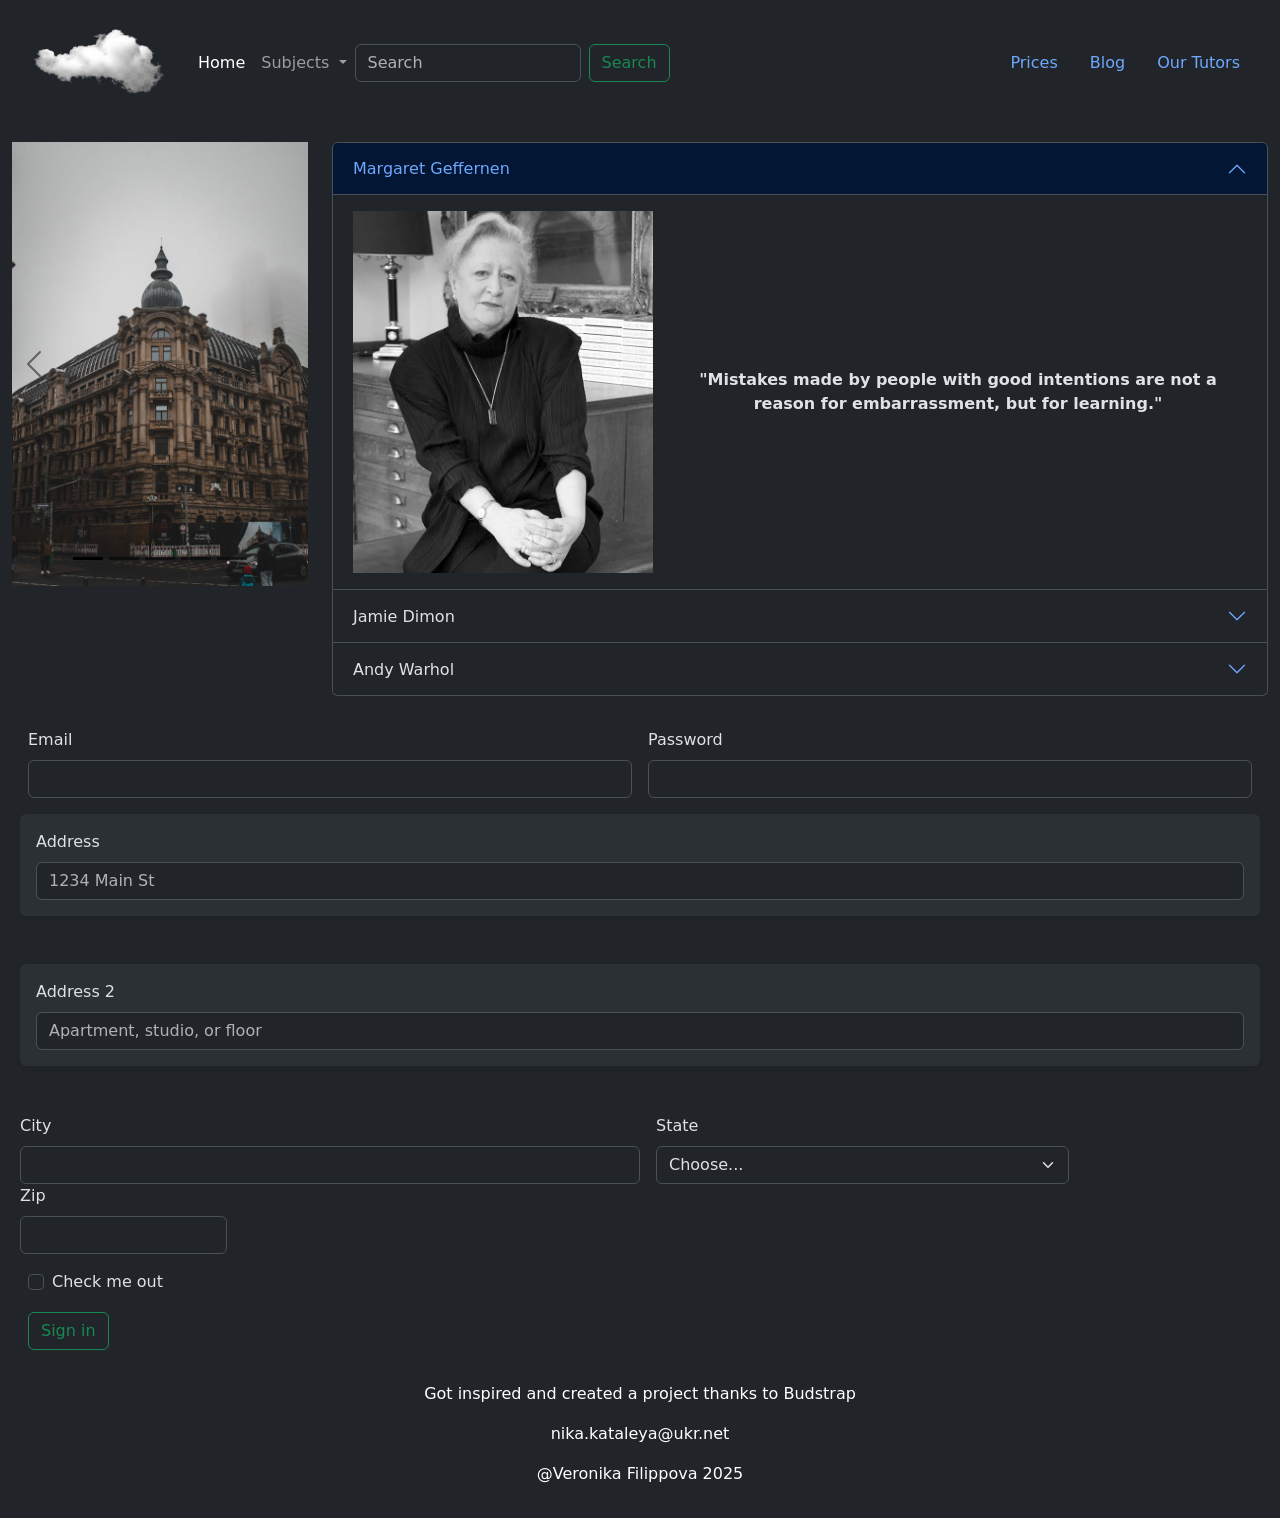
<file: index.html>
<!DOCTYPE html>
<html lang="en" data-bs-theme="dark">
  <head>
    <meta charset="utf-8" />
    <meta name="viewport" content="width=device-width, initial-scale=1" />
    <title>Bootstrap demo</title>
    <link
      href="https://cdn.jsdelivr.net/npm/bootstrap@5.3.3/dist/css/bootstrap.min.css"
      rel="stylesheet"
      integrity="sha384-QWTKZyjpPEjISv5WaRU9OFeRpok6YctnYmDr5pNlyT2bRjXh0JMhjY6hW+ALEwIH"
      crossorigin="anonymous"
    />
    <link rel="stylesheet" href="./assets/css/style.css" />
  </head>
  <body>
    <div class="container-fluid">
      <div class="row">
        <div class="col">
          <!-- left menu -->
          <nav class="navbar navbar-expand-lg navbar-dark bg-dark">
            <header class="container-fluid d-flex justify-content-between">
              <a class="navbar-brand" href="#">
                <img
                  src="./assets/images/sky-logo-removebg-preview.png"
                  alt="logo"
                  width="150"
                  height="100"
                />
              </a>
              <button
                class="navbar-toggler"
                type="button"
                data-bs-toggle="collapse"
                data-bs-target="#navbarSupportedContent"
                aria-controls="navbarSupportedContent"
                aria-expanded="false"
                aria-label="Toggle navigation"
              >
                <span class="navbar-toggler-icon"></span>
              </button>
              <div class="collapse navbar-collapse" id="navbarSupportedContent">
                <ul class="navbar-nav">
                  <li class="nav-item">
                    <a class="nav-link active" aria-current="page" href="#"
                      >Home</a
                    >
                  </li>
                  <li class="nav-item dropdown">
                    <a
                      class="nav-link dropdown-toggle"
                      href="#"
                      role="button"
                      data-bs-toggle="dropdown"
                      aria-expanded="false"
                    >
                      Subjects
                    </a>
                    <ul class="dropdown-menu">
                      <li><a class="dropdown-item" href="#">English</a></li>
                      <li><a class="dropdown-item" href="#">German</a></li>
                      <li><hr class="dropdown-divider" /></li>
                      <li>
                        <a class="dropdown-item" href="#"
                          >Something else here</a
                        >
                      </li>
                    </ul>
                  </li>
                </ul>

                <form class="d-flex me-auto" role="search">
                  <input
                    class="form-control me-2"
                    type="search"
                    placeholder="Search"
                    aria-label="Search"
                  />
                  <button class="btn btn-outline-success" type="submit">
                    Search
                  </button>

                  <!-- right menu -->
                </form>
              </div>
              <ul class="nav justify-content-end">
                <li class="nav-item">
                  <a class="nav-link active" aria-current="page" href="#"
                    >Prices</a
                  >
                </li>
                <li class="nav-item">
                  <a class="nav-link" href="#">Blog</a>
                </li>
                <li class="nav-item">
                  <a class="nav-link" href="#">Our Tutors</a>
                </li>
              </ul>
            </header>
          </nav>
        </div>
      </div>
      <!-- main -->
      <main class="row">
        <div class="col-xxl-6 col-xl-9 mt-3">
          <div class="accordion" id="accordionPanelsStayOpenExample">
            <div class="accordion-item">
              <h2 class="accordion-header">
                <button
                  class="accordion-button"
                  type="button"
                  data-bs-toggle="collapse"
                  data-bs-target="#panelsStayOpen-collapseOne"
                  aria-expanded="true"
                  aria-controls="panelsStayOpen-collapseOne"
                >
                  Margaret Geffernen
                </button>
              </h2>
              <div
                id="panelsStayOpen-collapseOne"
                class="accordion-collapse collapse show"
              >
                <div
                  class="accordion-body text-center d-flex flex-column flex-md-row align-items-center"
                >
                  <img
                    class="img-fluid d-block me-3"
                    src="./assets/images/Margaret-Heffernan-1.webp"
                    alt="Margaret Geffernen"
                    width="300"
                    height="350"
                  />
                  <strong
                    >"Mistakes made by people with good intentions are not a
                    reason for embarrassment, but for learning."</strong
                  >
                </div>
              </div>
            </div>
            <div class="accordion-item">
              <h2 class="accordion-header">
                <button
                  class="accordion-button collapsed"
                  type="button"
                  data-bs-toggle="collapse"
                  data-bs-target="#panelsStayOpen-collapseTwo"
                  aria-expanded="false"
                  aria-controls="panelsStayOpen-collapseTwo"
                >
                  Jamie Dimon
                </button>
              </h2>
              <div
                id="panelsStayOpen-collapseTwo"
                class="accordion-collapse collapse"
              >
                <div
                  class="accordion-body text-center d-flex flex-column flex-md-row align-items-center"
                >
                  <img
                    class="img-fluid d-block me-3"
                    src="./assets/images/headshot_jamiedimon.jpg"
                    alt="Jamie Dimon"
                  />
                  <strong
                    >"Failures are bound to happen, and how you deal with them
                    will be the biggest indicator of whether you
                    succeed."</strong
                  >
                </div>
              </div>
            </div>
            <div class="accordion-item text-center">
              <h2 class="accordion-header">
                <button
                  class="accordion-button collapsed"
                  type="button"
                  data-bs-toggle="collapse"
                  data-bs-target="#panelsStayOpen-collapseThree"
                  aria-expanded="false"
                  aria-controls="panelsStayOpen-collapseThree"
                >
                  Andy Warhol
                </button>
              </h2>
              <div
                id="panelsStayOpen-collapseThree"
                class="accordion-collapse collapse"
              >
                <div
                  class="accordion-body text-center d-flex flex-column flex-md-row align-items-center"
                >
                  <img
                    class="img-fluid d-block me-3"
                    src="./assets/images/endy.jpg"
                    alt="Andy Warhol"
                    width="300"
                    height="400"
                  />
                  <strong
                    >"Sometimes people let the same problems ruin their lives,
                    and yet they can simply say: “So what.” This is one of my
                    favorite sayings: “So what?”"</strong
                  >
                </div>
              </div>
            </div>
          </div>
        </div>

        <!-- courusel -->
        <div class="col-xxl-3 col-xl-3 col-lg-6 order-xl-first mt-3">
          <div id="carouselExampleIndicators" class="carousel slide">
            <div class="carousel-indicators">
              <button
                type="button"
                data-bs-target="#carouselExampleIndicators"
                data-bs-slide-to="0"
                class="active"
                aria-current="true"
                aria-label="Slide 1"
              ></button>
              <button
                type="button"
                data-bs-target="#carouselExampleIndicators"
                data-bs-slide-to="1"
                aria-label="Slide 2"
              ></button>
              <button
                type="button"
                data-bs-target="#carouselExampleIndicators"
                data-bs-slide-to="2"
                aria-label="Slide 3"
              ></button>
              <button
                type="button"
                data-bs-target="#carouselExampleIndicators"
                data-bs-slide-to="3"
                aria-label="Slide 4"
              ></button>
              <button
                type="button"
                data-bs-target="#carouselExampleIndicators"
                data-bs-slide-to="4"
                aria-label="Slide 5"
              ></button>
            </div>
            <div class="carousel-inner">
              <div class="carousel-item active">
                <img
                  src="./assets/images/pexels-photo-new-3.jpeg"
                  class="d-block w-100"
                  alt="land"
                />
              </div>
              <div class="carousel-item">
                <img
                  src="./assets/images/pexels-photo-new-2.jpeg"
                  class="d-block w-100"
                  alt="black_car"
                />
              </div>
              <div class="carousel-item">
                <img
                  src="./assets/images/pexels-photo-new-1-1.jpeg"
                  class="d-block w-100"
                  alt="house"
                />
              </div>
              <div class="carousel-item">
                <img
                  src="./assets/images/pexels-photo-new-4.jpeg"
                  class="d-block w-100"
                  alt="cactus"
                />
              </div>
              <div class="carousel-item">
                <img
                  src="./assets/images/pexels-photo-new-5.webp"
                  class="d-block w-100"
                  alt="construction"
                />
              </div>
            </div>
            <button
              class="carousel-control-prev"
              type="button"
              data-bs-target="#carouselExampleIndicators"
              data-bs-slide="prev"
            >
              <span
                class="carousel-control-prev-icon"
                aria-hidden="true"
              ></span>
              <span class="visually-hidden">Previous</span>
            </button>
            <button
              class="carousel-control-next"
              type="button"
              data-bs-target="#carouselExampleIndicators"
              data-bs-slide="next"
            >
              <span
                class="carousel-control-next-icon"
                aria-hidden="true"
              ></span>
              <span class="visually-hidden">Next</span>
            </button>
          </div>
        </div>

        <!-- form -->
        <div class="col-xxl-3 col-xl-12 col-lg-6 mt-3">
          <form class="row g-3 p-3">
            <div class="col-md-6">
              <label for="inputEmail4" class="form-label">Email</label>
              <input type="email" class="form-control" id="inputEmail4" />
            </div>
            <div class="col-md-6">
              <label for="inputPassword4" class="form-label">Password</label>
              <input type="password" class="form-control" id="inputPassword4" />
            </div>
            <div class="col-12 shadow-sm p-3 mb-5 bg-body-tertiary rounded">
              <label for="inputAddress" class="form-label">Address</label>
              <input
                type="text"
                class="form-control"
                id="inputAddress"
                placeholder="1234 Main St"
              />
            </div>
            <div class="col-12 shadow-sm p-3 mb-5 bg-body-tertiary rounded g-0">
              <label for="inputAddress2" class="form-label">Address 2</label>
              <input
                type="text"
                class="form-control"
                id="inputAddress2"
                placeholder="Apartment, studio, or floor"
              />
            </div>
            <div class="col-md-6 g-0 me-3">
              <label for="inputCity" class="form-label">City</label>
              <input type="text" class="form-control" id="inputCity" />
            </div>
            <div class="col-md-4 g-0 me-3">
              <label for="inputState" class="form-label">State</label>
              <select id="inputState" class="form-select">
                <option selected>Choose...</option>
                <option>...</option>
              </select>
            </div>
            <div class="col-md-2 g-0">
              <label for="inputZip" class="form-label">Zip</label>
              <input type="text" class="form-control" id="inputZip" />
            </div>
            <div class="col-12">
              <div class="form-check">
                <input
                  class="form-check-input"
                  type="checkbox"
                  id="gridCheck"
                />
                <label class="form-check-label" for="gridCheck">
                  Check me out
                </label>
              </div>
            </div>
            <div class="col-12">
              <button type="submit" class="btn btn-outline-success">
                Sign in
              </button>
            </div>
          </form>
        </div>
      </main>

      <!-- footer -->
      <footer class="row bg-dark text-white text-center py-3">
        <p>Got inspired and created a project thanks to Budstrap</p>
        <p>nika.kataleya@ukr.net</p>
        <p>@Veronika Filippova 2025</p>
      </footer>
    </div>

    <script
      src="https://cdn.jsdelivr.net/npm/bootstrap@5.3.3/dist/js/bootstrap.bundle.min.js"
      integrity="sha384-YvpcrYf0tY3lHB60NNkmXc5s9fDVZLESaAA55NDzOxhy9GkcIdslK1eN7N6jIeHz"
      crossorigin="anonymous"
    ></script>
    <script
      src="https://cdn.jsdelivr.net/npm/@popperjs/core@2.11.8/dist/umd/popper.min.js"
      integrity="sha384-I7E8VVD/ismYTF4hNIPjVp/Zjvgyol6VFvRkX/vR+Vc4jQkC+hVqc2pM8ODewa9r"
      crossorigin="anonymous"
    ></script>
  </body>
</html>
</file>
<file: assets/css/style.css>
* {
  box-sizing: border-box;
}
div > span {
  display: flex;
  justify-content: center;
  align-items: center;
  text-align: center;
  font-weight: 500;
  margin: 1em 0;
  padding: 0.5em 1em;
  border: 2px solid black;
  background-color: rgba(237, 233, 233, 0.993);
}
</file>
